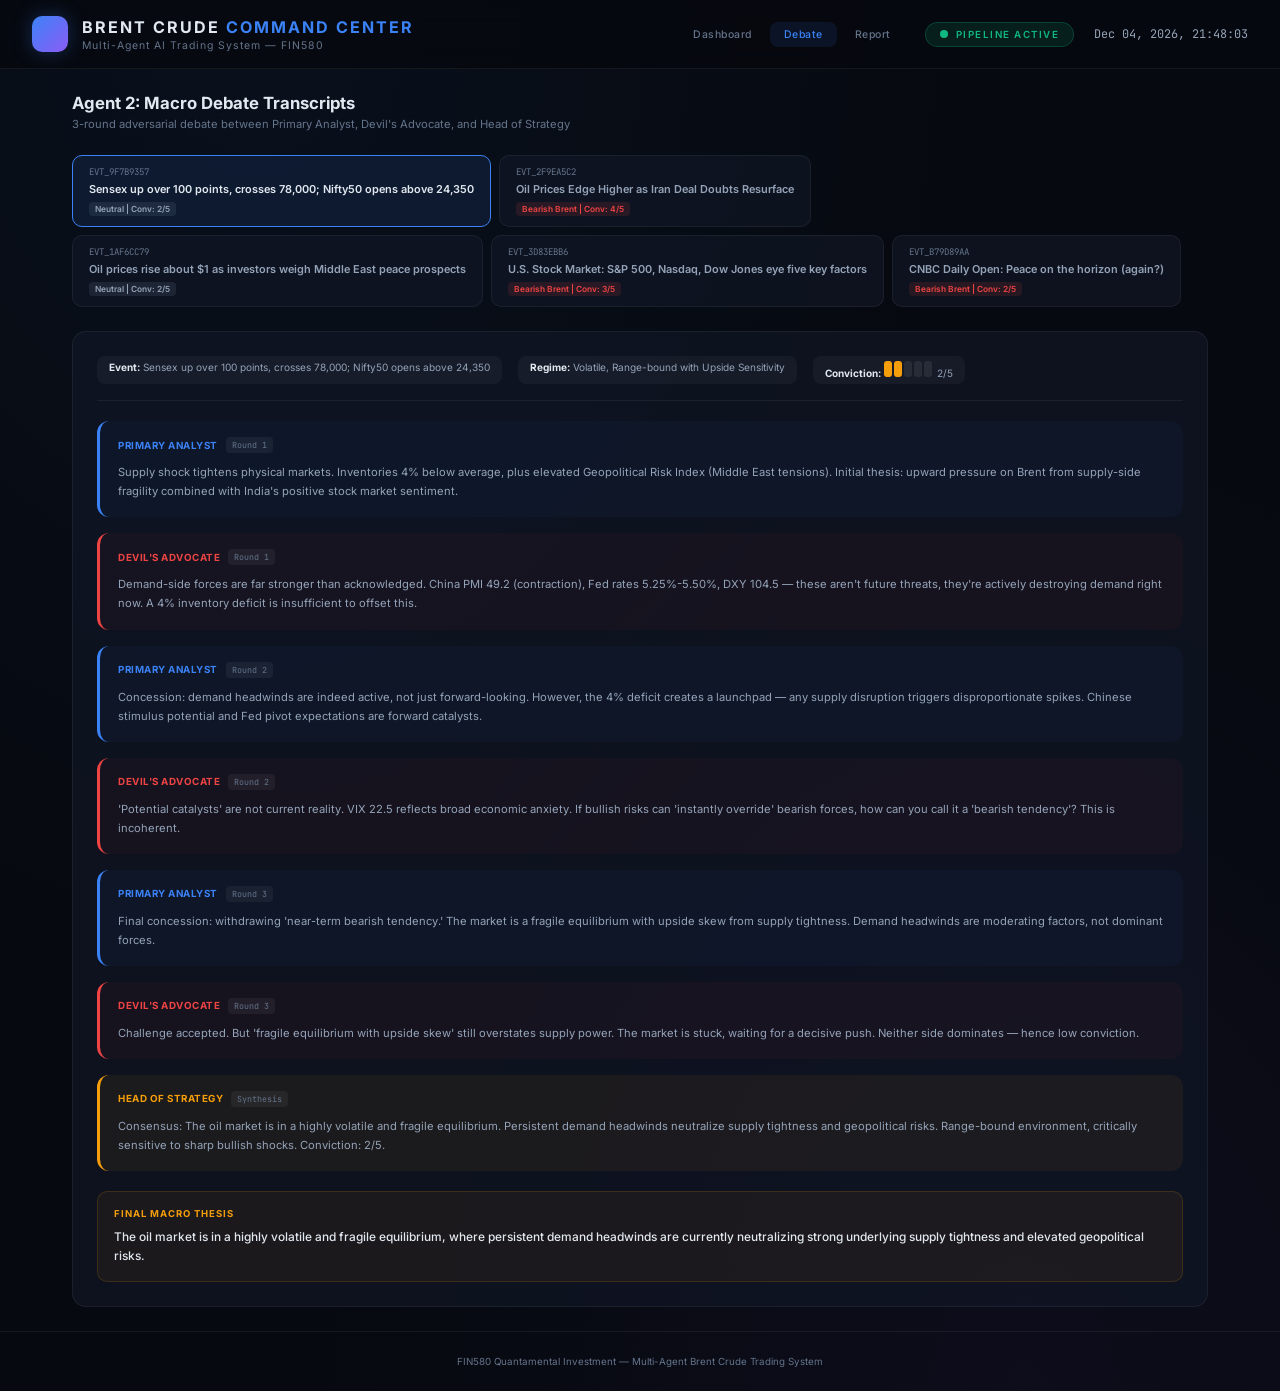
<file: debate.html>
<!DOCTYPE html>
<html lang="en">
<head>
<meta charset="UTF-8">
<meta name="viewport" content="width=device-width, initial-scale=1.0">
<title>Macro Debate Transcripts | Brent Crude Command Center</title>
<link href="https://fonts.googleapis.com/css2?family=Inter:wght@300;400;500;600;700;800&family=JetBrains+Mono:wght@400;500&display=swap" rel="stylesheet">
<link rel="stylesheet" href="dashboard.css">
<style>
/* ── DEBATE PAGE SPECIFIC ────────────────────────── */
.debate-page { padding: 24px 32px; max-width: 1200px; margin: 0 auto; }
.debate-header { margin-bottom: 24px; }
.debate-header h2 { font-size: 1.2rem; font-weight: 700; }
.debate-header p { font-size: .8rem; color: var(--text3); margin-top: 4px; }

.event-selector {
  display: flex; gap: 8px; flex-wrap: wrap; margin-bottom: 24px;
}
.evt-btn {
  padding: 10px 16px; border-radius: 10px; border: 1px solid var(--card-border);
  background: var(--card); color: var(--text2); cursor: pointer;
  font-family: var(--font); font-size: .75rem; transition: all .2s;
  display: flex; flex-direction: column; gap: 4px; min-width: 200px;
}
.evt-btn:hover { border-color: rgba(59,130,246,.3); background: rgba(59,130,246,.05); }
.evt-btn.active { border-color: var(--blue); background: rgba(59,130,246,.1); color: var(--text); }
.evt-btn-id { font-family: var(--mono); font-size: .65rem; color: var(--text3); }
.evt-btn-title { font-weight: 600; font-size: .78rem; line-height: 1.3; }
.evt-btn-impact {
  font-size: .6rem; font-weight: 600; padding: 2px 6px; border-radius: 4px;
  align-self: flex-start; margin-top: 2px;
}
.evt-btn-impact.bearish { background: rgba(239,68,68,.12); color: var(--red); }
.evt-btn-impact.neutral { background: rgba(148,163,184,.12); color: var(--text2); }
.evt-btn-impact.bullish { background: rgba(16,185,129,.12); color: var(--green); }

/* Debate panel */
.debate-panel {
  background: var(--card); border: 1px solid var(--card-border);
  border-radius: 14px; padding: 24px; min-height: 400px;
}
.debate-meta {
  display: flex; gap: 16px; flex-wrap: wrap; margin-bottom: 20px;
  padding-bottom: 16px; border-bottom: 1px solid var(--card-border);
}
.meta-chip {
  font-size: .72rem; padding: 5px 12px; border-radius: 8px;
  background: rgba(255,255,255,.04); color: var(--text2);
}
.meta-chip b { color: var(--text); }

.debate-transcript { display: flex; flex-direction: column; gap: 16px; }
.debate-round {
  border-radius: 12px; padding: 16px 18px;
  border-left: 3px solid transparent;
}
.debate-round.primary {
  background: rgba(59,130,246,.04); border-left-color: var(--blue);
}
.debate-round.advocate {
  background: rgba(239,68,68,.04); border-left-color: var(--red);
}
.debate-round.judge {
  background: rgba(245,158,11,.06); border-left-color: var(--amber);
}
.round-header {
  display: flex; align-items: center; gap: 8px; margin-bottom: 10px;
}
.round-role {
  font-size: .7rem; font-weight: 700; letter-spacing: .5px; text-transform: uppercase;
}
.round-role.primary { color: var(--blue); }
.round-role.advocate { color: var(--red); }
.round-role.judge { color: var(--amber); }
.round-num {
  font-family: var(--mono); font-size: .6rem; color: var(--text3);
  padding: 2px 6px; border-radius: 4px; background: rgba(255,255,255,.05);
}
.round-text {
  font-size: .8rem; line-height: 1.7; color: var(--text2);
  white-space: pre-wrap;
}
.round-text strong { color: var(--text); }

.thesis-box {
  margin-top: 20px; padding: 16px; border-radius: 10px;
  background: rgba(245,158,11,.06); border: 1px solid rgba(245,158,11,.15);
}
.thesis-label { font-size: .68rem; color: var(--amber); font-weight: 700; letter-spacing: 1px; text-transform: uppercase; margin-bottom: 8px; }
.thesis-text { font-size: .85rem; line-height: 1.6; font-weight: 500; }
</style>
</head>
<body>
<!-- TOP BAR -->
<header class="topbar">
  <div class="topbar-left">
    <div class="logo-mark"></div>
    <div>
      <h1 class="topbar-title">BRENT CRUDE <span class="accent">COMMAND CENTER</span></h1>
      <p class="topbar-sub">Multi-Agent AI Trading System &mdash; FIN580</p>
    </div>
  </div>
  <div class="topbar-right">
    <nav class="topnav">
      <a href="index.html" class="nav-link">Dashboard</a>
      <a href="debate.html" class="nav-link active">Debate</a>
      <a href="report.html" class="nav-link">Report</a>
    </nav>
    <div class="status-pill live"><span class="pulse"></span>PIPELINE ACTIVE</div>
    <div class="clock" id="clock"></div>
  </div>
</header>

<div class="debate-page">
  <div class="debate-header">
    <h2>Agent 2: Macro Debate Transcripts</h2>
    <p>3-round adversarial debate between Primary Analyst, Devil's Advocate, and Head of Strategy</p>
  </div>

  <div class="event-selector" id="event-selector"></div>
  <div class="debate-panel" id="debate-panel">
    <p style="color:var(--text3);text-align:center;padding:40px">Select an event above to view its debate transcript</p>
  </div>
</div>

<footer class="footer">
  <p>FIN580 Quantamental Investment &mdash; Multi-Agent Brent Crude Trading System</p>
</footer>

<script src="debate.js"></script>
</body>
</html>
</file>
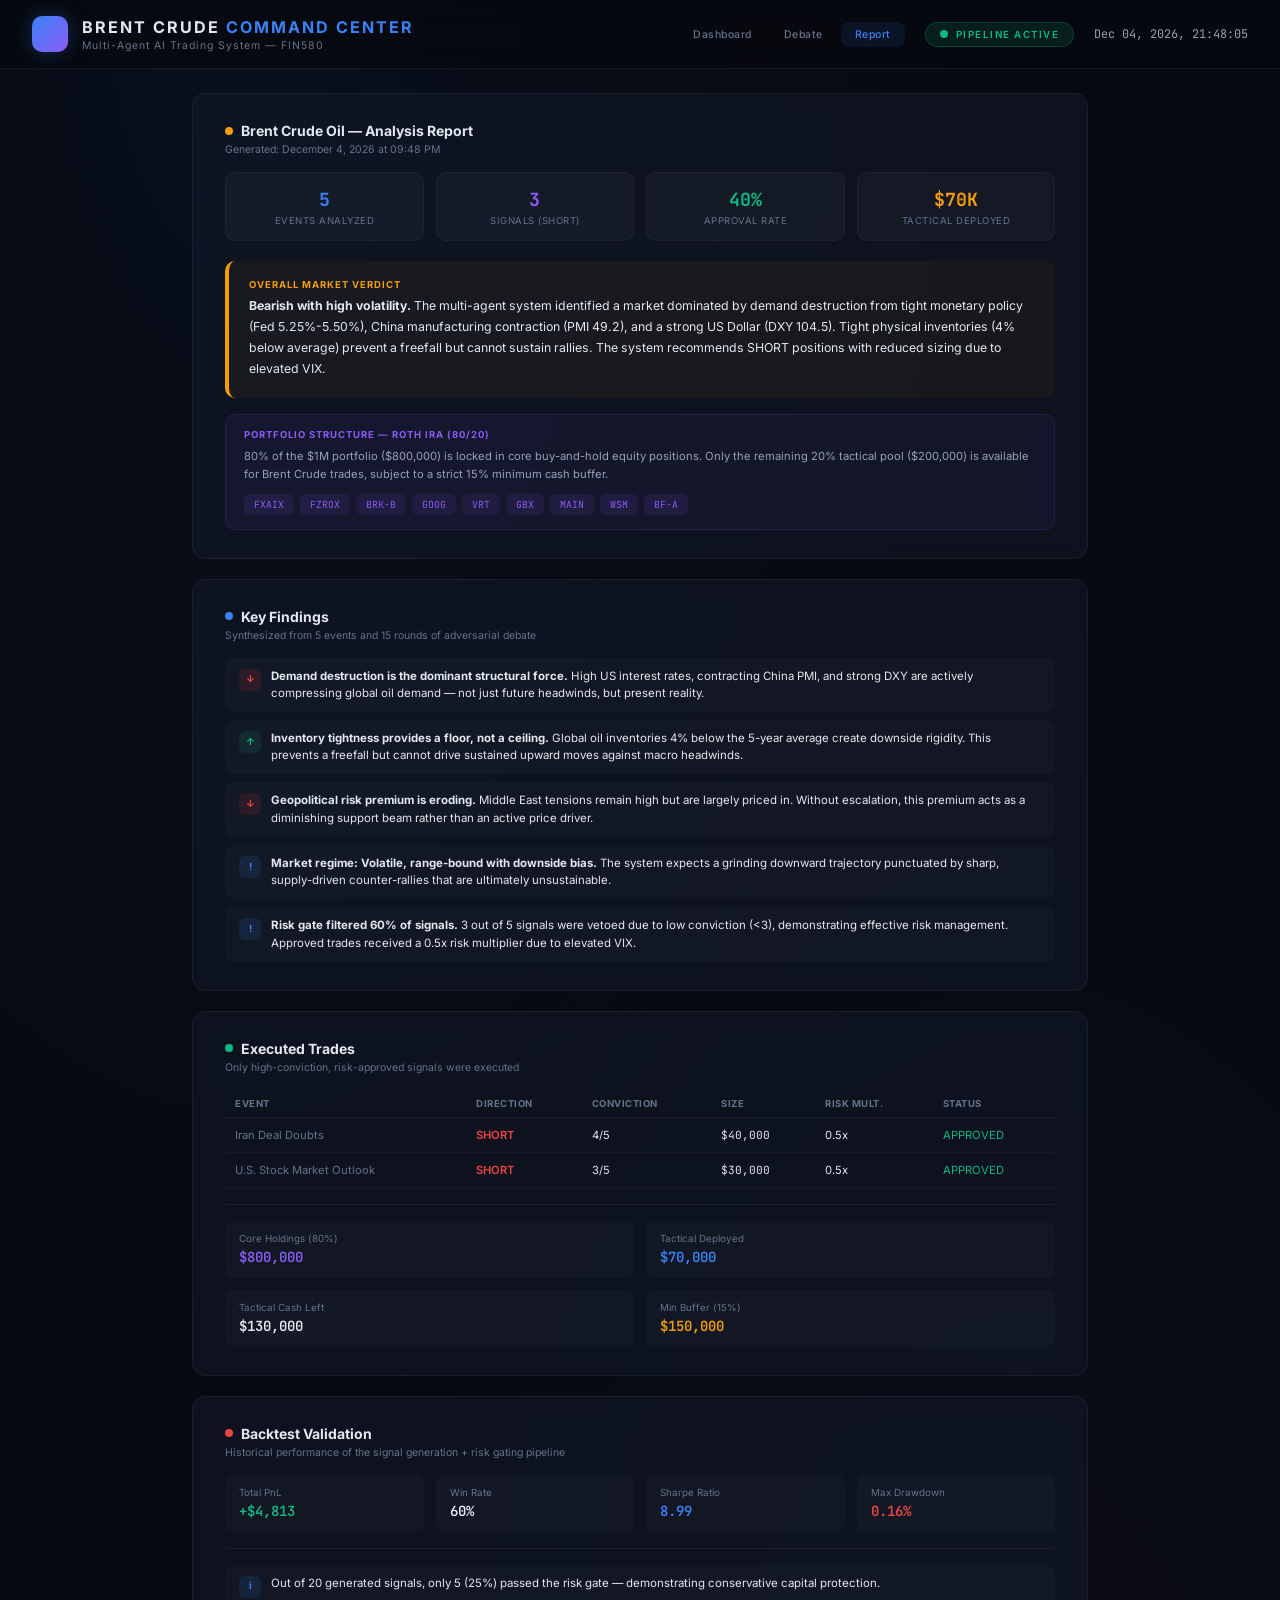
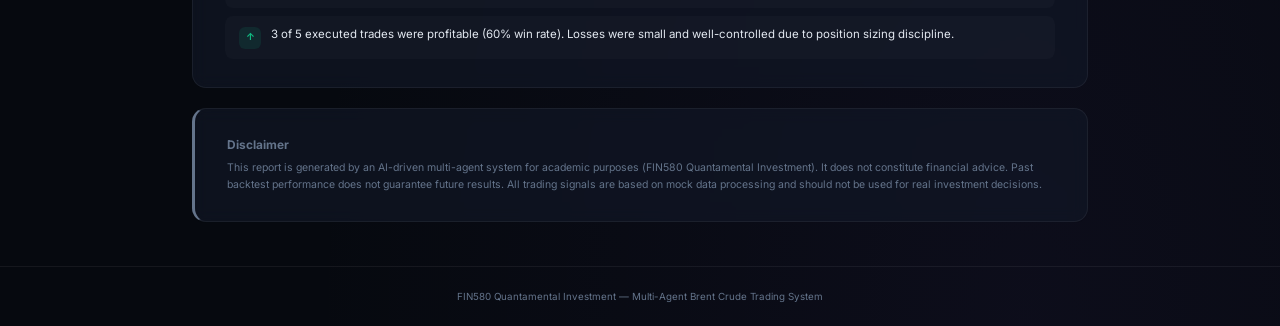
<file: report.html>
<!DOCTYPE html>
<html lang="en">
<head>
<meta charset="UTF-8">
<meta name="viewport" content="width=device-width, initial-scale=1.0">
<title>Analysis Report | Brent Crude Command Center</title>
<link href="https://fonts.googleapis.com/css2?family=Inter:wght@300;400;500;600;700;800&family=JetBrains+Mono:wght@400;500&display=swap" rel="stylesheet">
<link rel="stylesheet" href="dashboard.css">
<style>
.report-page { padding: 24px 32px; max-width: 960px; margin: 0 auto; }

.report-card {
  background: var(--card); border: 1px solid var(--card-border);
  border-radius: 14px; padding: 28px 32px; margin-bottom: 20px;
  backdrop-filter: blur(8px);
}
.report-card h2 {
  font-size: 1rem; font-weight: 700; margin-bottom: 4px;
  display: flex; align-items: center; gap: 8px;
}
.report-card .subtitle { font-size: .75rem; color: var(--text3); margin-bottom: 16px; }

/* Summary box */
.summary-grid {
  display: grid; grid-template-columns: repeat(4, 1fr); gap: 12px; margin-bottom: 20px;
}
.sum-item {
  text-align: center; padding: 14px; border-radius: 10px;
  background: rgba(255,255,255,.03); border: 1px solid rgba(255,255,255,.04);
}
.sum-value { font-family: var(--mono); font-size: 1.3rem; font-weight: 700; }
.sum-label { font-size: .68rem; color: var(--text3); margin-top: 4px; text-transform: uppercase; letter-spacing: .5px; }

/* Verdict */
.verdict-box {
  padding: 18px 20px; border-radius: 10px; margin-bottom: 16px;
  border-left: 4px solid var(--amber);
  background: rgba(245,158,11,.05);
}
.verdict-label { font-size: .68rem; font-weight: 700; color: var(--amber); letter-spacing: 1px; text-transform: uppercase; margin-bottom: 6px; }
.verdict-text { font-size: .88rem; line-height: 1.7; }

/* Key points list */
.key-list { list-style: none; display: flex; flex-direction: column; gap: 8px; }
.key-list li {
  display: flex; gap: 10px; padding: 10px 14px; border-radius: 8px;
  background: rgba(255,255,255,.02); font-size: .82rem; line-height: 1.5;
  align-items: flex-start;
}
.key-icon {
  width: 22px; height: 22px; border-radius: 6px; flex-shrink: 0;
  display: flex; align-items: center; justify-content: center;
  font-size: .7rem; font-weight: 700; margin-top: 1px;
}
.key-icon.bear { background: rgba(239,68,68,.12); color: var(--red); }
.key-icon.bull { background: rgba(16,185,129,.12); color: var(--green); }
.key-icon.info { background: rgba(59,130,246,.12); color: var(--blue); }

/* Trade summary table */
.trade-table { width: 100%; border-collapse: collapse; font-size: .8rem; margin-top: 12px; }
.trade-table th {
  text-align: left; padding: 8px 10px; font-size: .68rem; color: var(--text3);
  letter-spacing: .5px; text-transform: uppercase; border-bottom: 1px solid var(--card-border);
}
.trade-table td { padding: 10px; border-bottom: 1px solid rgba(255,255,255,.03); }

/* Risk section */
.risk-grid { display: grid; grid-template-columns: 1fr 1fr; gap: 12px; }
.risk-item {
  padding: 12px 14px; border-radius: 8px; background: rgba(255,255,255,.02);
}
.risk-item-label { font-size: .7rem; color: var(--text3); margin-bottom: 4px; }
.risk-item-value { font-family: var(--mono); font-weight: 600; }

.divider { height: 1px; background: var(--card-border); margin: 16px 0; }

/* Print */
@media print {
  body { background: #fff; color: #111; }
  .topbar, .footer, .topnav { display: none; }
  .report-card { border: 1px solid #ddd; box-shadow: none; background: #fff; }
}
</style>
</head>
<body>
<header class="topbar">
  <div class="topbar-left">
    <div class="logo-mark"></div>
    <div>
      <h1 class="topbar-title">BRENT CRUDE <span class="accent">COMMAND CENTER</span></h1>
      <p class="topbar-sub">Multi-Agent AI Trading System &mdash; FIN580</p>
    </div>
  </div>
  <div class="topbar-right">
    <nav class="topnav">
      <a href="index.html" class="nav-link">Dashboard</a>
      <a href="debate.html" class="nav-link">Debate</a>
      <a href="report.html" class="nav-link active">Report</a>
    </nav>
    <div class="status-pill live"><span class="pulse"></span>PIPELINE ACTIVE</div>
    <div class="clock" id="clock"></div>
  </div>
</header>

<div class="report-page">

  <!-- HEADER CARD -->
  <div class="report-card">
    <h2><span class="dot amber"></span>Brent Crude Oil — Analysis Report</h2>
    <p class="subtitle" id="report-date"></p>

    <div class="summary-grid">
      <div class="sum-item"><div class="sum-value" style="color:var(--blue)">5</div><div class="sum-label">Events Analyzed</div></div>
      <div class="sum-item"><div class="sum-value" style="color:var(--purple)">3</div><div class="sum-label">Signals (SHORT)</div></div>
      <div class="sum-item"><div class="sum-value" style="color:var(--green)">40%</div><div class="sum-label">Approval Rate</div></div>
      <div class="sum-item"><div class="sum-value" style="color:var(--amber)">$70K</div><div class="sum-label">Tactical Deployed</div></div>
    </div>

    <div class="verdict-box">
      <div class="verdict-label">Overall Market Verdict</div>
      <div class="verdict-text">
        <strong>Bearish with high volatility.</strong> The multi-agent system identified a market dominated by demand destruction from tight monetary policy (Fed 5.25%-5.50%), China manufacturing contraction (PMI 49.2), and a strong US Dollar (DXY 104.5). Tight physical inventories (4% below average) prevent a freefall but cannot sustain rallies. The system recommends SHORT positions with reduced sizing due to elevated VIX.
      </div>
    </div>

    <div style="padding:14px 18px;border-radius:10px;background:rgba(139,92,246,.06);border:1px solid rgba(139,92,246,.15);margin-top:12px">
      <div style="font-size:.68rem;font-weight:700;color:var(--purple);letter-spacing:1px;text-transform:uppercase;margin-bottom:8px">Portfolio Structure — Roth IRA (80/20)</div>
      <div style="font-size:.8rem;color:var(--text2);line-height:1.6">80% of the $1M portfolio ($800,000) is locked in core buy-and-hold equity positions. Only the remaining 20% tactical pool ($200,000) is available for Brent Crude trades, subject to a strict 15% minimum cash buffer.</div>
      <div style="display:flex;flex-wrap:wrap;gap:6px;margin-top:10px">
        <span style="padding:4px 10px;border-radius:6px;background:rgba(139,92,246,.1);font-family:var(--mono);font-size:.7rem;color:var(--purple)">FXAIX</span>
        <span style="padding:4px 10px;border-radius:6px;background:rgba(139,92,246,.1);font-family:var(--mono);font-size:.7rem;color:var(--purple)">FZROX</span>
        <span style="padding:4px 10px;border-radius:6px;background:rgba(139,92,246,.1);font-family:var(--mono);font-size:.7rem;color:var(--purple)">BRK-B</span>
        <span style="padding:4px 10px;border-radius:6px;background:rgba(139,92,246,.1);font-family:var(--mono);font-size:.7rem;color:var(--purple)">GOOG</span>
        <span style="padding:4px 10px;border-radius:6px;background:rgba(139,92,246,.1);font-family:var(--mono);font-size:.7rem;color:var(--purple)">VRT</span>
        <span style="padding:4px 10px;border-radius:6px;background:rgba(139,92,246,.1);font-family:var(--mono);font-size:.7rem;color:var(--purple)">GBX</span>
        <span style="padding:4px 10px;border-radius:6px;background:rgba(139,92,246,.1);font-family:var(--mono);font-size:.7rem;color:var(--purple)">MAIN</span>
        <span style="padding:4px 10px;border-radius:6px;background:rgba(139,92,246,.1);font-family:var(--mono);font-size:.7rem;color:var(--purple)">WSM</span>
        <span style="padding:4px 10px;border-radius:6px;background:rgba(139,92,246,.1);font-family:var(--mono);font-size:.7rem;color:var(--purple)">BF-A</span>
      </div>
    </div>
  </div>

  <!-- KEY FINDINGS -->
  <div class="report-card">
    <h2><span class="dot blue"></span>Key Findings</h2>
    <p class="subtitle">Synthesized from 5 events and 15 rounds of adversarial debate</p>

    <ul class="key-list">
      <li>
        <div class="key-icon bear">&darr;</div>
        <div><strong>Demand destruction is the dominant structural force.</strong> High US interest rates, contracting China PMI, and strong DXY are actively compressing global oil demand — not just future headwinds, but present reality.</div>
      </li>
      <li>
        <div class="key-icon bull">&uarr;</div>
        <div><strong>Inventory tightness provides a floor, not a ceiling.</strong> Global oil inventories 4% below the 5-year average create downside rigidity. This prevents a freefall but cannot drive sustained upward moves against macro headwinds.</div>
      </li>
      <li>
        <div class="key-icon bear">&darr;</div>
        <div><strong>Geopolitical risk premium is eroding.</strong> Middle East tensions remain high but are largely priced in. Without escalation, this premium acts as a diminishing support beam rather than an active price driver.</div>
      </li>
      <li>
        <div class="key-icon info">!</div>
        <div><strong>Market regime: Volatile, range-bound with downside bias.</strong> The system expects a grinding downward trajectory punctuated by sharp, supply-driven counter-rallies that are ultimately unsustainable.</div>
      </li>
      <li>
        <div class="key-icon info">!</div>
        <div><strong>Risk gate filtered 60% of signals.</strong> 3 out of 5 signals were vetoed due to low conviction (&lt;3), demonstrating effective risk management. Approved trades received a 0.5x risk multiplier due to elevated VIX.</div>
      </li>
    </ul>
  </div>

  <!-- TRADE ACTIONS -->
  <div class="report-card">
    <h2><span class="dot green"></span>Executed Trades</h2>
    <p class="subtitle">Only high-conviction, risk-approved signals were executed</p>

    <table class="trade-table">
      <thead>
        <tr><th>Event</th><th>Direction</th><th>Conviction</th><th>Size</th><th>Risk Mult.</th><th>Status</th></tr>
      </thead>
      <tbody>
        <tr><td style="color:var(--text3)">Iran Deal Doubts</td><td style="color:var(--red);font-weight:600">SHORT</td><td>4/5</td><td style="font-family:var(--mono)">$40,000</td><td>0.5x</td><td style="color:var(--green)">APPROVED</td></tr>
        <tr><td style="color:var(--text3)">U.S. Stock Market Outlook</td><td style="color:var(--red);font-weight:600">SHORT</td><td>3/5</td><td style="font-family:var(--mono)">$30,000</td><td>0.5x</td><td style="color:var(--green)">APPROVED</td></tr>
      </tbody>
    </table>

    <div class="divider"></div>

    <div class="risk-grid">
        <div class="risk-item"><div class="risk-item-label">Core Holdings (80%)</div><div class="risk-item-value" style="color:var(--purple)">$800,000</div></div>
        <div class="risk-item"><div class="risk-item-label">Tactical Deployed</div><div class="risk-item-value" style="color:var(--blue)">$70,000</div></div>
        <div class="risk-item"><div class="risk-item-label">Tactical Cash Left</div><div class="risk-item-value">$130,000</div></div>
        <div class="risk-item"><div class="risk-item-label">Min Buffer (15%)</div><div class="risk-item-value" style="color:var(--amber)">$150,000</div></div>
    </div>
  </div>

  <!-- BACKTEST VALIDATION -->
  <div class="report-card">
    <h2><span class="dot red"></span>Backtest Validation</h2>
    <p class="subtitle">Historical performance of the signal generation + risk gating pipeline</p>

    <div class="risk-grid" style="grid-template-columns:repeat(4,1fr)">
      <div class="risk-item"><div class="risk-item-label">Total PnL</div><div class="risk-item-value" style="color:var(--green)">+$4,813</div></div>
      <div class="risk-item"><div class="risk-item-label">Win Rate</div><div class="risk-item-value">60%</div></div>
      <div class="risk-item"><div class="risk-item-label">Sharpe Ratio</div><div class="risk-item-value" style="color:var(--blue)">8.99</div></div>
      <div class="risk-item"><div class="risk-item-label">Max Drawdown</div><div class="risk-item-value" style="color:var(--red)">0.16%</div></div>
    </div>

    <div class="divider"></div>

    <ul class="key-list">
      <li><div class="key-icon info">i</div><div>Out of 20 generated signals, only 5 (25%) passed the risk gate — demonstrating conservative capital protection.</div></li>
      <li><div class="key-icon bull">&uarr;</div><div>3 of 5 executed trades were profitable (60% win rate). Losses were small and well-controlled due to position sizing discipline.</div></li>
    </ul>
  </div>

  <!-- DISCLAIMER -->
  <div class="report-card" style="border-left:3px solid var(--text3)">
    <h2 style="font-size:.85rem;color:var(--text3)">Disclaimer</h2>
    <p style="font-size:.75rem;color:var(--text3);line-height:1.6;margin-top:8px">
      This report is generated by an AI-driven multi-agent system for academic purposes (FIN580 Quantamental Investment). 
      It does not constitute financial advice. Past backtest performance does not guarantee future results. 
      All trading signals are based on mock data processing and should not be used for real investment decisions.
    </p>
  </div>

</div>

<footer class="footer">
  <p>FIN580 Quantamental Investment &mdash; Multi-Agent Brent Crude Trading System</p>
</footer>

<script>
// Clock
function updateClock() {
  const now = new Date();
  document.getElementById('clock').textContent = now.toLocaleString('en-US', {
    year:'numeric', month:'short', day:'2-digit',
    hour:'2-digit', minute:'2-digit', second:'2-digit', hour12:false
  });
}
setInterval(updateClock, 1000); updateClock();

// Date
document.getElementById('report-date').textContent = 
  'Generated: ' + new Date().toLocaleString('en-US', {year:'numeric',month:'long',day:'numeric',hour:'2-digit',minute:'2-digit'});
</script>
</body>
</html>
</file>
<file: dashboard.css>
/* ================================================================
   BRENT CRUDE COMMAND CENTER — Institutional Dark Theme
   ================================================================ */
:root {
  --bg: #06090f; --bg2: #0c1119; --bg3: #111827;
  --card: rgba(17,24,39,.65); --card-border: rgba(255,255,255,.06);
  --text: #e2e8f0; --text2: #94a3b8; --text3: #64748b;
  --blue: #3b82f6; --purple: #8b5cf6; --green: #10b981;
  --red: #ef4444; --amber: #f59e0b; --cyan: #06b6d4;
  --font: 'Inter', -apple-system, sans-serif;
  --mono: 'JetBrains Mono', monospace;
}
*, *::before, *::after { box-sizing: border-box; margin: 0; padding: 0; }
html { font-size: 14px; scroll-behavior: smooth; }
body {
  font-family: var(--font); background: var(--bg); color: var(--text);
  min-height: 100vh;
  background-image: radial-gradient(ellipse at 20% 0%, rgba(59,130,246,.06) 0%, transparent 50%),
                    radial-gradient(ellipse at 80% 100%, rgba(139,92,246,.05) 0%, transparent 50%);
}

/* ── TOPBAR ──────────────────────────────────────── */
.topbar {
  display: flex; justify-content: space-between; align-items: center;
  padding: 16px 32px; border-bottom: 1px solid var(--card-border);
  background: rgba(6,9,15,.85); backdrop-filter: blur(12px);
  position: sticky; top: 0; z-index: 100;
}
.topbar-left { display: flex; align-items: center; gap: 14px; }
.logo-mark {
  width: 36px; height: 36px; border-radius: 10px;
  background: linear-gradient(135deg, var(--blue), var(--purple));
  box-shadow: 0 0 20px rgba(59,130,246,.3);
}
.topbar-title { font-size: 1.15rem; font-weight: 700; letter-spacing: 2px; }
.accent { color: var(--blue); }
.topbar-sub { font-size: .75rem; color: var(--text3); letter-spacing: 1px; margin-top: 2px; }
.topbar-right { display: flex; align-items: center; gap: 20px; }
.topnav { display: flex; gap: 4px; }
.nav-link {
  padding: 6px 14px; border-radius: 8px; font-size: .75rem;
  font-weight: 500; color: var(--text3); text-decoration: none;
  letter-spacing: .5px; transition: all .2s;
}
.nav-link:hover { color: var(--text); background: rgba(255,255,255,.05); }
.nav-link.active { color: var(--blue); background: rgba(59,130,246,.1); }
.status-pill {
  display: flex; align-items: center; gap: 8px;
  padding: 6px 14px; border-radius: 20px; font-size: .7rem;
  font-weight: 600; letter-spacing: 1.5px;
  background: rgba(16,185,129,.12); color: var(--green);
  border: 1px solid rgba(16,185,129,.25);
}
.pulse {
  width: 8px; height: 8px; border-radius: 50%; background: var(--green);
  animation: pulse-glow 2s infinite;
}
@keyframes pulse-glow {
  0%, 100% { box-shadow: 0 0 0 0 rgba(16,185,129,.5); }
  50% { box-shadow: 0 0 0 6px rgba(16,185,129,0); }
}
.clock { font-family: var(--mono); font-size: .85rem; color: var(--text2); }

/* ── KPI STRIP ───────────────────────────────────── */
.kpi-strip {
  display: grid; grid-template-columns: repeat(6, 1fr); gap: 12px;
  padding: 20px 32px;
}
.kpi-card {
  display: flex; align-items: center; gap: 12px;
  background: var(--card); border: 1px solid var(--card-border);
  border-radius: 12px; padding: 16px;
  transition: transform .2s, box-shadow .2s;
}
.kpi-card:hover {
  transform: translateY(-2px);
  box-shadow: 0 8px 24px rgba(0,0,0,.3);
}
.kpi-icon {
  width: 40px; height: 40px; border-radius: 10px;
  display: flex; align-items: center; justify-content: center;
  background: color-mix(in srgb, var(--c) 15%, transparent);
  color: var(--c);
}
.kpi-label { font-size: .7rem; color: var(--text3); letter-spacing: .5px; text-transform: uppercase; }
.kpi-value { font-size: 1.5rem; font-weight: 700; margin-top: 2px; }
.pnl-positive { color: var(--green); }
.pnl-negative { color: var(--red); }

/* ── PIPELINE ────────────────────────────────────── */
.pipeline-section { padding: 20px 32px; }
.section-title { font-size: .85rem; color: var(--text3); letter-spacing: 2px; text-transform: uppercase; margin-bottom: 16px; }
.pipeline-flow {
  display: flex; align-items: center; justify-content: center; gap: 0;
  background: var(--card); border: 1px solid var(--card-border);
  border-radius: 14px; padding: 24px 20px; overflow-x: auto;
}
.pipe-node {
  text-align: center; padding: 12px 18px; border-radius: 10px;
  background: rgba(255,255,255,.03); border: 1px solid rgba(255,255,255,.06);
  min-width: 120px; transition: all .3s; cursor: default;
}
.pipe-node:hover { background: rgba(59,130,246,.08); border-color: rgba(59,130,246,.25); }
.pipe-node.active .pipe-num { color: var(--blue); }
.pipe-num { font-family: var(--mono); font-size: 1.1rem; font-weight: 700; color: var(--text3); }
.pipe-label { font-size: .8rem; font-weight: 600; margin-top: 4px; }
.pipe-tech { font-size: .65rem; color: var(--text3); margin-top: 2px; }
.pipe-arrow {
  width: 32px; height: 2px; background: linear-gradient(90deg, var(--blue), var(--purple));
  position: relative; flex-shrink: 0;
}
.pipe-arrow::after {
  content: ''; position: absolute; right: -4px; top: -4px;
  border: 5px solid transparent; border-left: 6px solid var(--purple);
}

/* ── MAIN GRID ───────────────────────────────────── */
.grid-main {
  display: grid; grid-template-columns: 1fr 1fr; gap: 16px;
  padding: 0 32px 32px;
}
.card {
  background: var(--card); border: 1px solid var(--card-border);
  border-radius: 14px; padding: 20px;
  backdrop-filter: blur(8px);
}
.card-title {
  font-size: .85rem; font-weight: 600; letter-spacing: 1px;
  display: flex; align-items: center; gap: 8px; margin-bottom: 16px;
}
.dot { width: 8px; height: 8px; border-radius: 50%; display: inline-block; }
.dot.blue { background: var(--blue); } .dot.purple { background: var(--purple); }
.dot.green { background: var(--green); } .dot.amber { background: var(--amber); }
.dot.red { background: var(--red); } .dot.cyan { background: var(--cyan); }
.badge {
  font-size: .65rem; background: rgba(59,130,246,.15); color: var(--blue);
  padding: 2px 8px; border-radius: 10px; margin-left: auto;
}

/* Full-width cards */
.card-portfolio, .card-backtest, .card-ablation { grid-column: 1 / -1; }

/* ── EVENT LIST ──────────────────────────────────── */
.event-list { display: flex; flex-direction: column; gap: 10px; max-height: 420px; overflow-y: auto; }
.event-item {
  display: grid; grid-template-columns: 48px 1fr auto; gap: 12px; align-items: center;
  padding: 12px; border-radius: 10px;
  background: rgba(255,255,255,.02); border: 1px solid rgba(255,255,255,.04);
  transition: background .2s;
}
.event-item:hover { background: rgba(59,130,246,.05); }
.evt-sentiment {
  width: 48px; height: 48px; border-radius: 10px;
  display: flex; align-items: center; justify-content: center;
  font-family: var(--mono); font-size: .8rem; font-weight: 600;
}
.evt-sentiment.positive { background: rgba(16,185,129,.12); color: var(--green); }
.evt-sentiment.negative { background: rgba(239,68,68,.12); color: var(--red); }
.evt-sentiment.neutral { background: rgba(148,163,184,.12); color: var(--text2); }
.evt-headline { font-size: .82rem; font-weight: 500; line-height: 1.4; }
.evt-meta { font-size: .68rem; color: var(--text3); margin-top: 3px; }
.evt-badge {
  font-size: .6rem; padding: 3px 8px; border-radius: 6px; font-weight: 600;
  white-space: nowrap;
}
.evt-badge.bullish { background: rgba(16,185,129,.12); color: var(--green); }
.evt-badge.bearish { background: rgba(239,68,68,.12); color: var(--red); }
.evt-badge.neutral { background: rgba(148,163,184,.12); color: var(--text2); }

/* ── SIGNAL SECTION ──────────────────────────────── */
.signal-grid { display: grid; grid-template-columns: 180px 1fr; gap: 16px; align-items: start; }
.chart-wrap { position: relative; width: 180px; height: 180px; }
.signal-stats { display: flex; flex-direction: column; gap: 8px; }
.sig-row {
  display: flex; align-items: center; gap: 10px; padding: 8px 12px;
  border-radius: 8px; background: rgba(255,255,255,.02);
}
.sig-dot { width: 10px; height: 10px; border-radius: 50%; }
.sig-label { font-size: .78rem; flex: 1; }
.sig-count { font-family: var(--mono); font-weight: 600; font-size: .9rem; }

/* ── MACRO LIST ──────────────────────────────────── */
.macro-list { display: flex; flex-direction: column; gap: 10px; max-height: 420px; overflow-y: auto; }
.macro-item {
  padding: 14px; border-radius: 10px;
  background: rgba(255,255,255,.02); border: 1px solid rgba(255,255,255,.04);
}
.macro-header { display: flex; justify-content: space-between; align-items: center; margin-bottom: 8px; }
.macro-regime { font-size: .65rem; color: var(--amber); font-weight: 500; }
.macro-conviction { display: flex; gap: 3px; }
.conv-bar {
  width: 6px; height: 18px; border-radius: 3px;
  background: rgba(255,255,255,.08);
}
.conv-bar.filled { background: var(--amber); }
.macro-thesis { font-size: .78rem; color: var(--text2); line-height: 1.5; }
.macro-impact {
  display: inline-block; margin-top: 8px; font-size: .65rem;
  padding: 2px 8px; border-radius: 6px; font-weight: 600;
}
.macro-impact.bullish { background: rgba(16,185,129,.12); color: var(--green); }
.macro-impact.bearish { background: rgba(239,68,68,.12); color: var(--red); }
.macro-impact.neutral { background: rgba(148,163,184,.12); color: var(--text2); }

/* ── RISK TABLE ──────────────────────────────────── */
.chart-wrap-sm { height: 160px; margin-bottom: 12px; }
.risk-table { display: flex; flex-direction: column; gap: 6px; }
.risk-row {
  display: grid; grid-template-columns: 100px 70px 60px 1fr; gap: 8px; align-items: center;
  padding: 8px 10px; border-radius: 8px; font-size: .75rem;
  background: rgba(255,255,255,.02);
}
.risk-status {
  font-size: .65rem; font-weight: 700; padding: 2px 8px; border-radius: 6px; text-align: center;
}
.risk-status.approved { background: rgba(16,185,129,.15); color: var(--green); }
.risk-status.vetoed { background: rgba(239,68,68,.15); color: var(--red); }

/* ── PORTFOLIO TABLE ─────────────────────────────── */
.portfolio-grid { display: grid; grid-template-columns: 220px 1fr; gap: 20px; align-items: start; }
.data-table { width: 100%; border-collapse: collapse; font-size: .78rem; }
.data-table th {
  text-align: left; padding: 8px 10px; font-size: .68rem;
  color: var(--text3); letter-spacing: .5px; text-transform: uppercase;
  border-bottom: 1px solid var(--card-border);
}
.data-table td { padding: 10px; border-bottom: 1px solid rgba(255,255,255,.03); }
.dir-long { color: var(--green); font-weight: 600; }
.dir-short { color: var(--red); font-weight: 600; }

/* ── BACKTEST ────────────────────────────────────── */
.backtest-grid { display: grid; grid-template-columns: 1fr 260px; gap: 20px; }
.chart-wrap-lg { height: 260px; }
.bt-metrics { display: flex; flex-direction: column; gap: 8px; }
.bt-metric {
  display: flex; justify-content: space-between; padding: 10px 14px;
  border-radius: 8px; background: rgba(255,255,255,.02);
}
.bt-metric-label { font-size: .75rem; color: var(--text3); }
.bt-metric-value { font-family: var(--mono); font-weight: 600; font-size: .85rem; }

/* ── FOOTER ──────────────────────────────────────── */
.footer {
  text-align: center; padding: 24px; font-size: .7rem; color: var(--text3);
  border-top: 1px solid var(--card-border);
}

/* ── SCROLLBAR ───────────────────────────────────── */
::-webkit-scrollbar { width: 4px; }
::-webkit-scrollbar-track { background: transparent; }
::-webkit-scrollbar-thumb { background: rgba(255,255,255,.1); border-radius: 4px; }

/* ── RESPONSIVE ──────────────────────────────────── */
@media (max-width: 900px) {
  .kpi-strip { grid-template-columns: repeat(3, 1fr); }
  .grid-main { grid-template-columns: 1fr; }
  .pipeline-flow { flex-wrap: wrap; gap: 8px; }
  .pipe-arrow { display: none; }
  .signal-grid, .portfolio-grid, .backtest-grid { grid-template-columns: 1fr; }
}

/* ── ANIMATIONS ──────────────────────────────────── */
@keyframes fadeUp { from { opacity: 0; transform: translateY(12px); } to { opacity: 1; transform: translateY(0); } }
@keyframes spin { 100% { transform: rotate(360deg); } }
.spin { animation: spin 1s linear infinite; }
.card, .kpi-card { animation: fadeUp .5s ease both; }
.kpi-card:nth-child(2) { animation-delay: .05s; }
.kpi-card:nth-child(3) { animation-delay: .1s; }
.kpi-card:nth-child(4) { animation-delay: .15s; }
.kpi-card:nth-child(5) { animation-delay: .2s; }
.kpi-card:nth-child(6) { animation-delay: .25s; }
</file>
